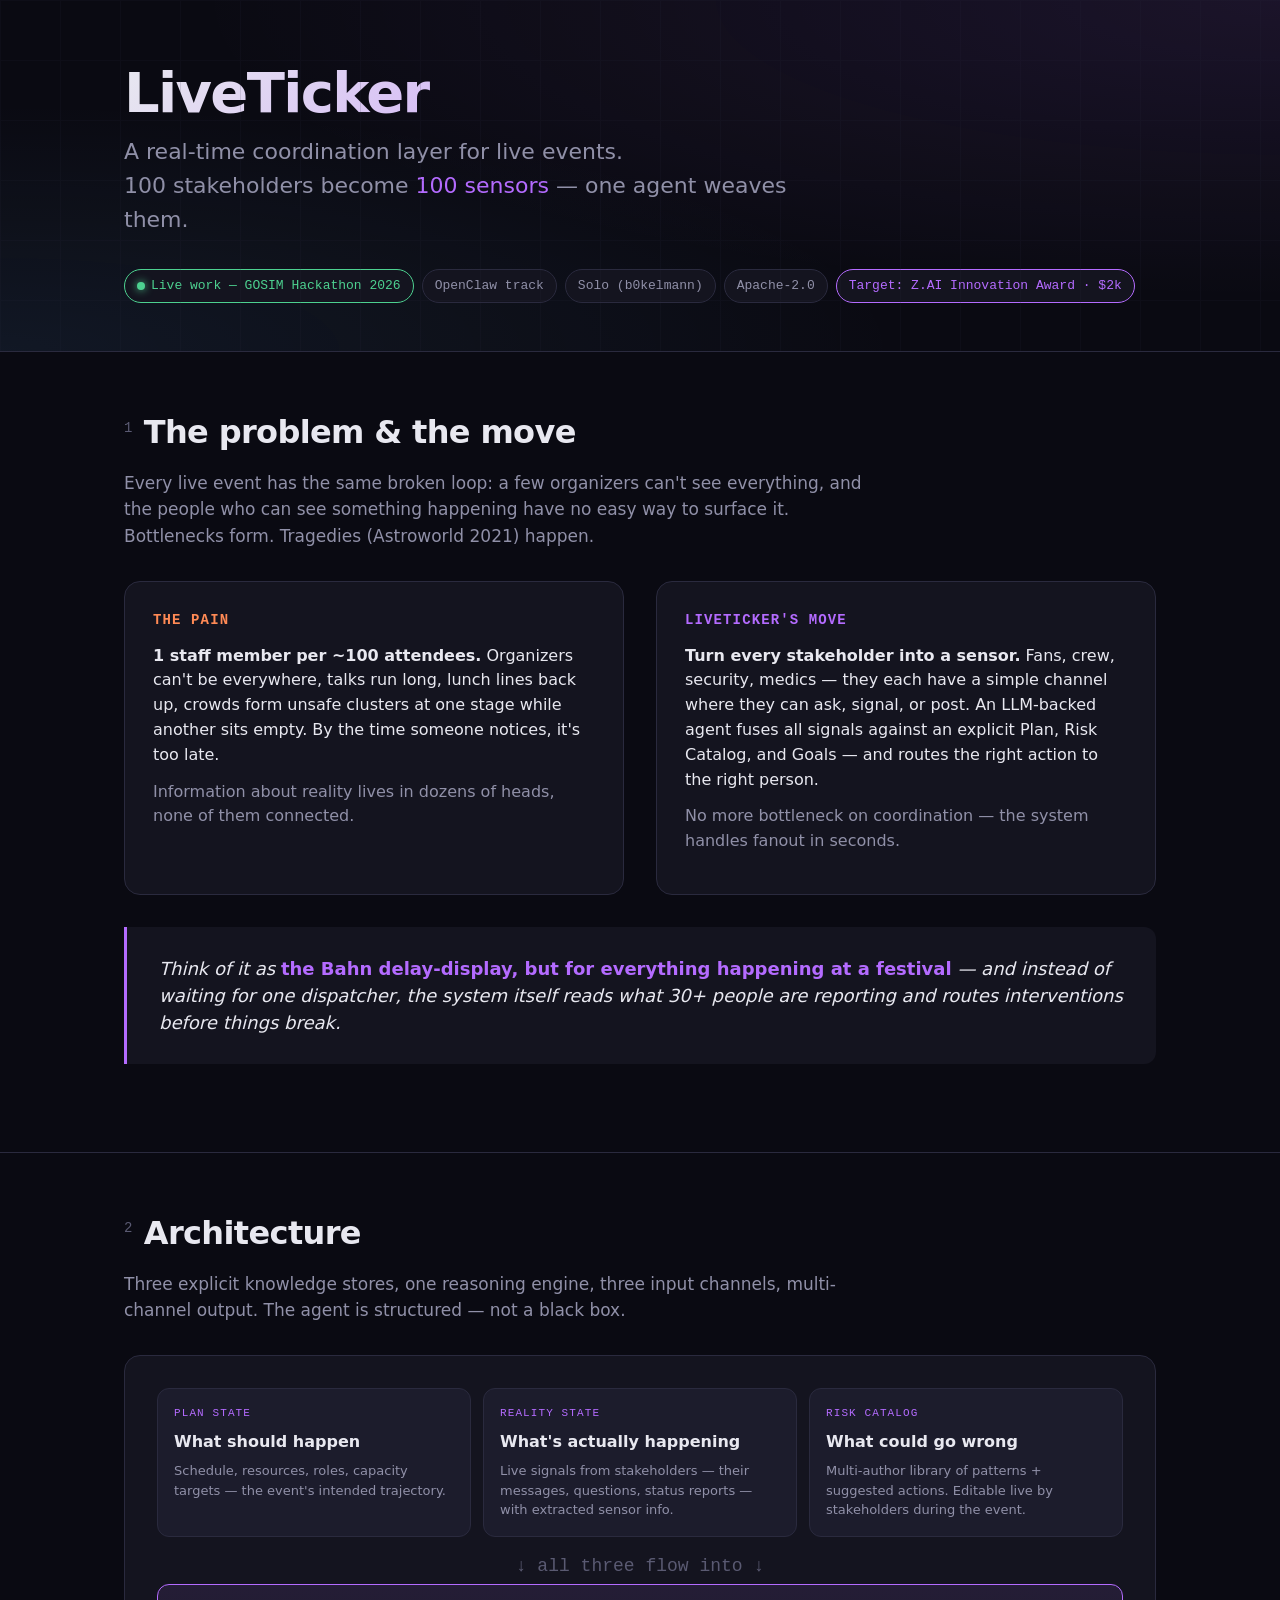
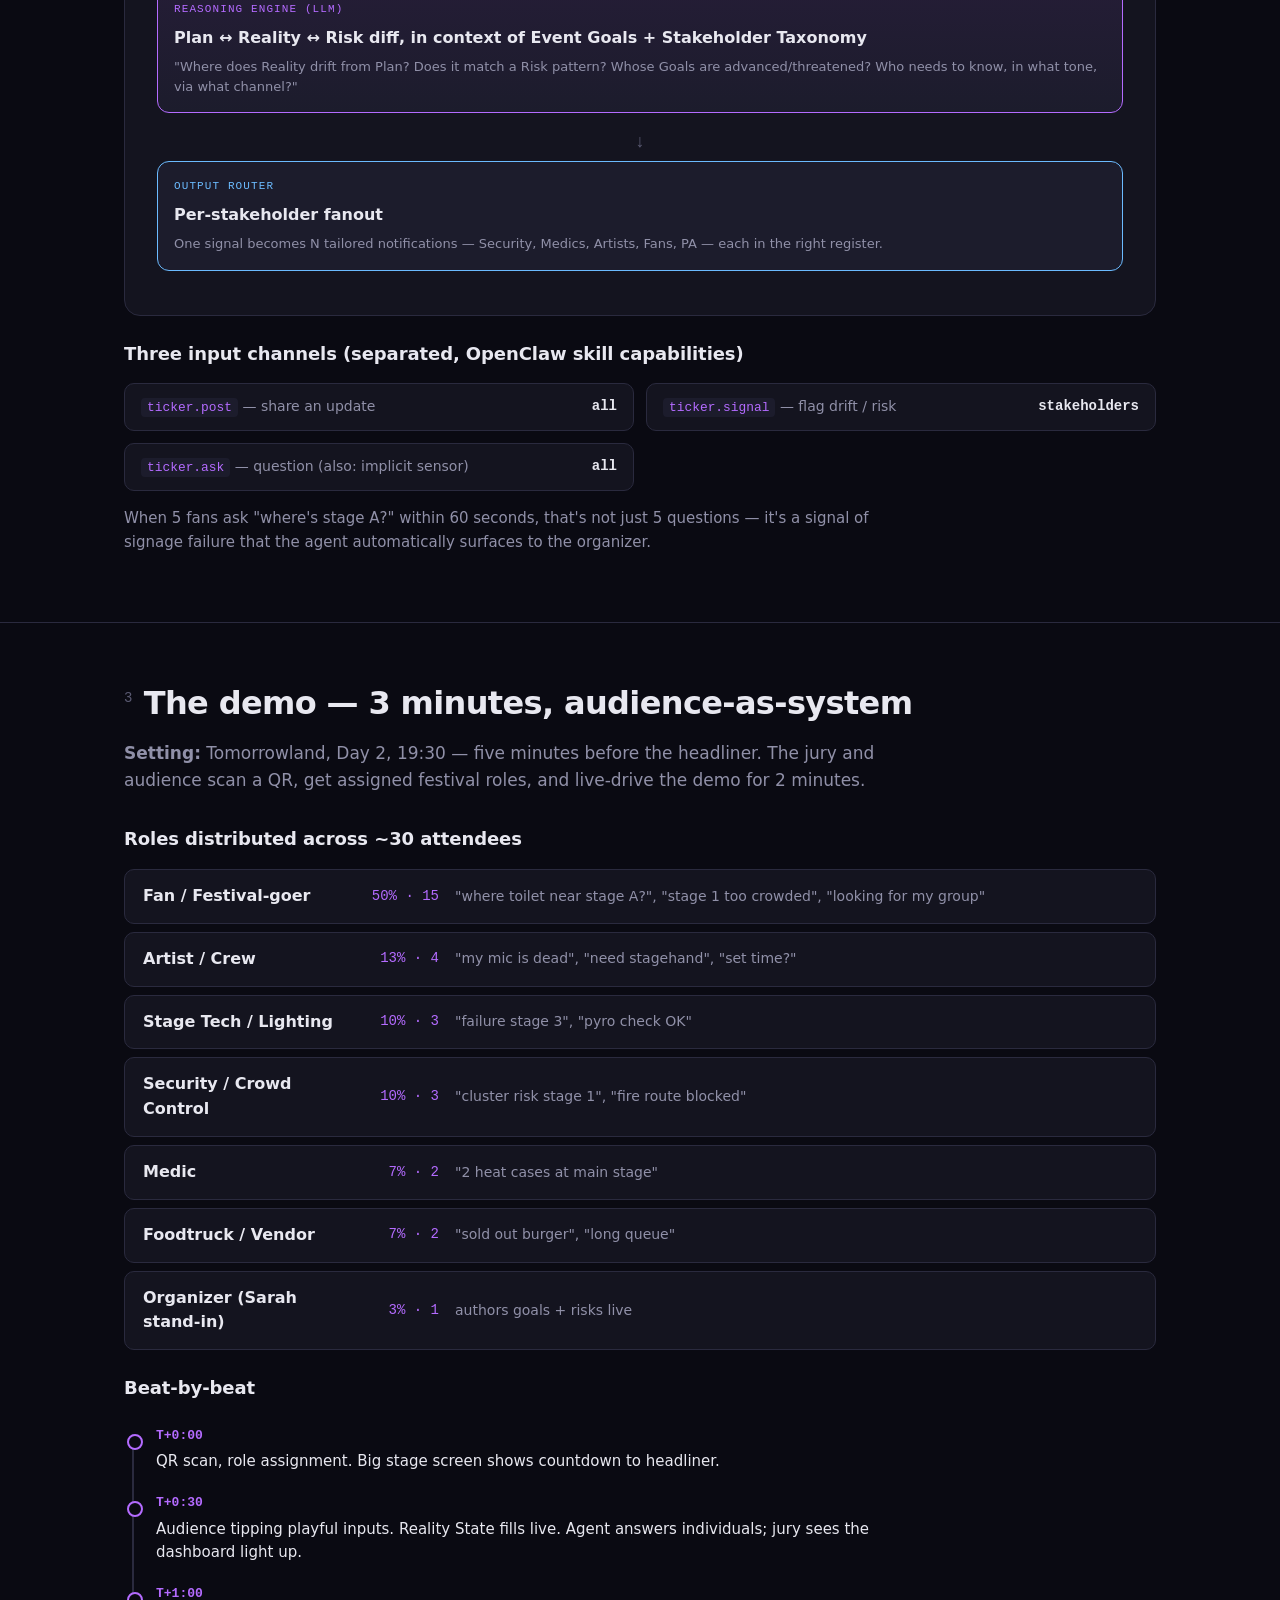
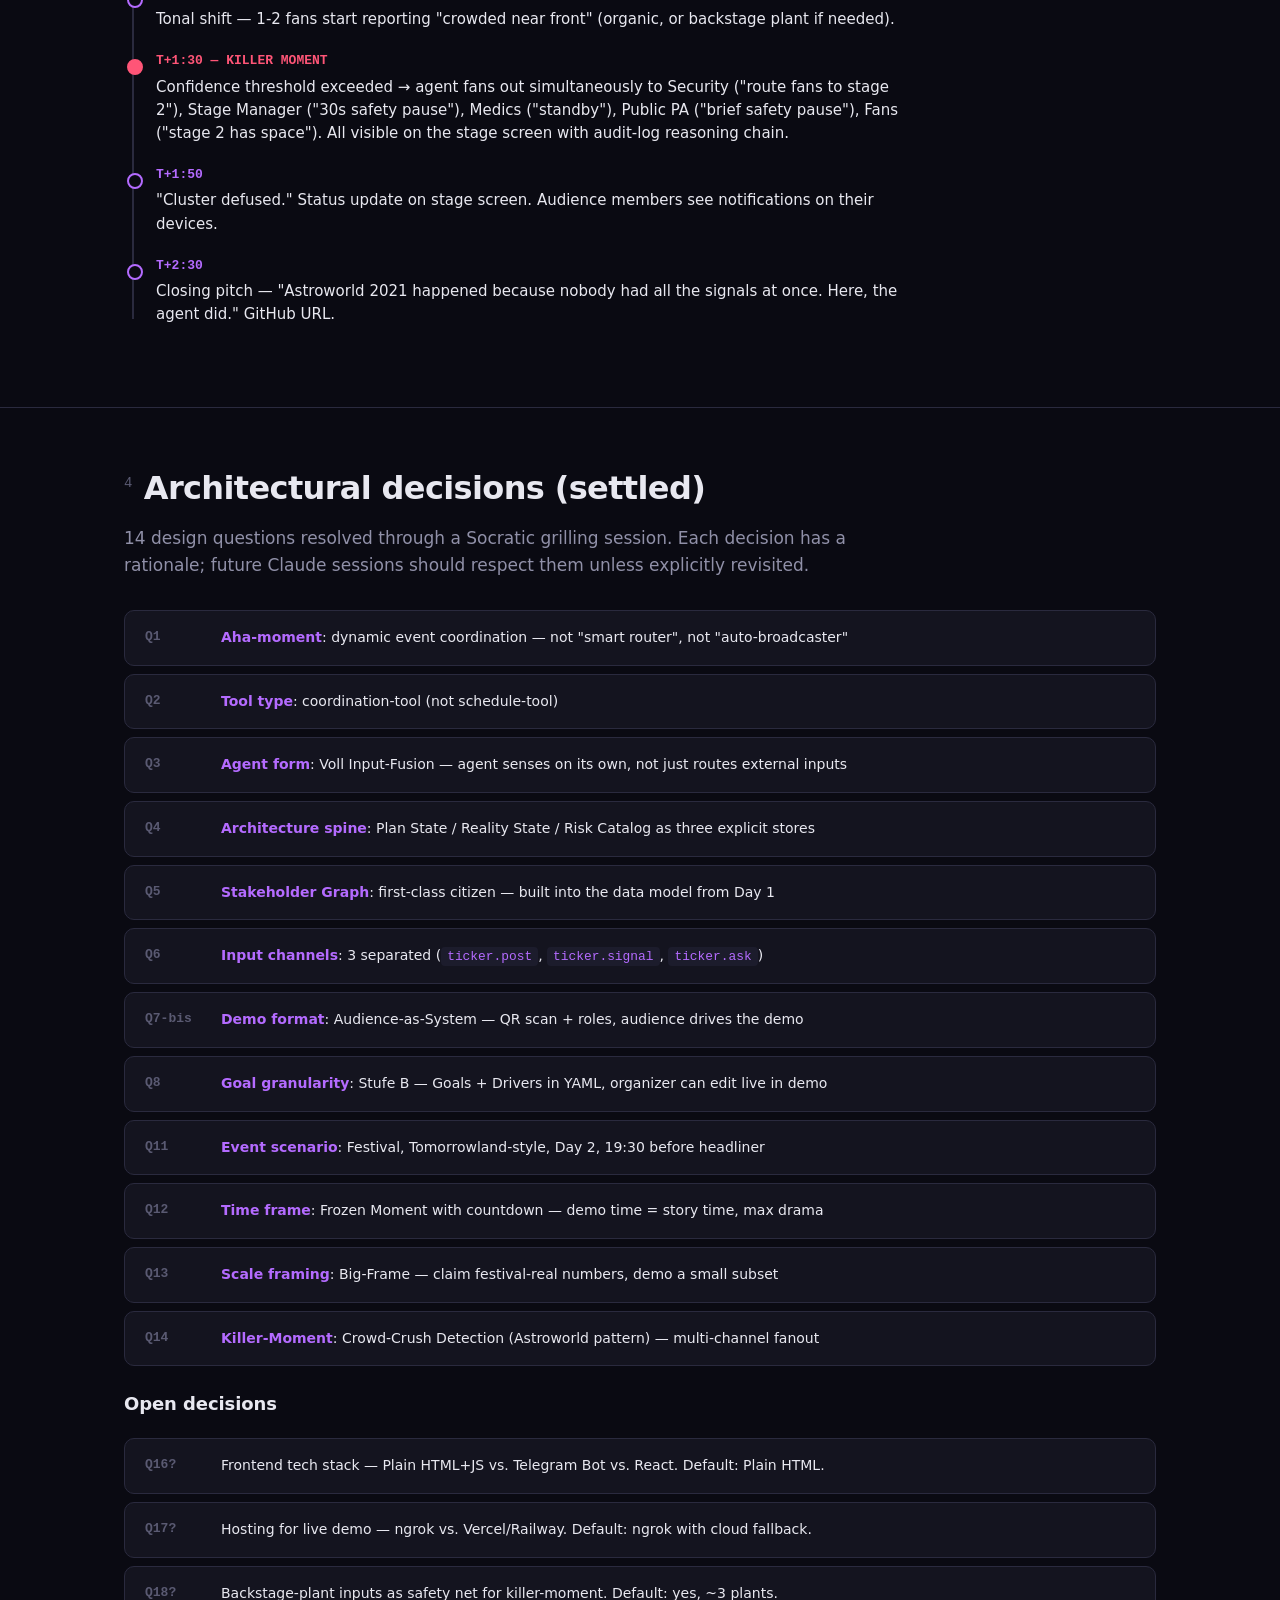
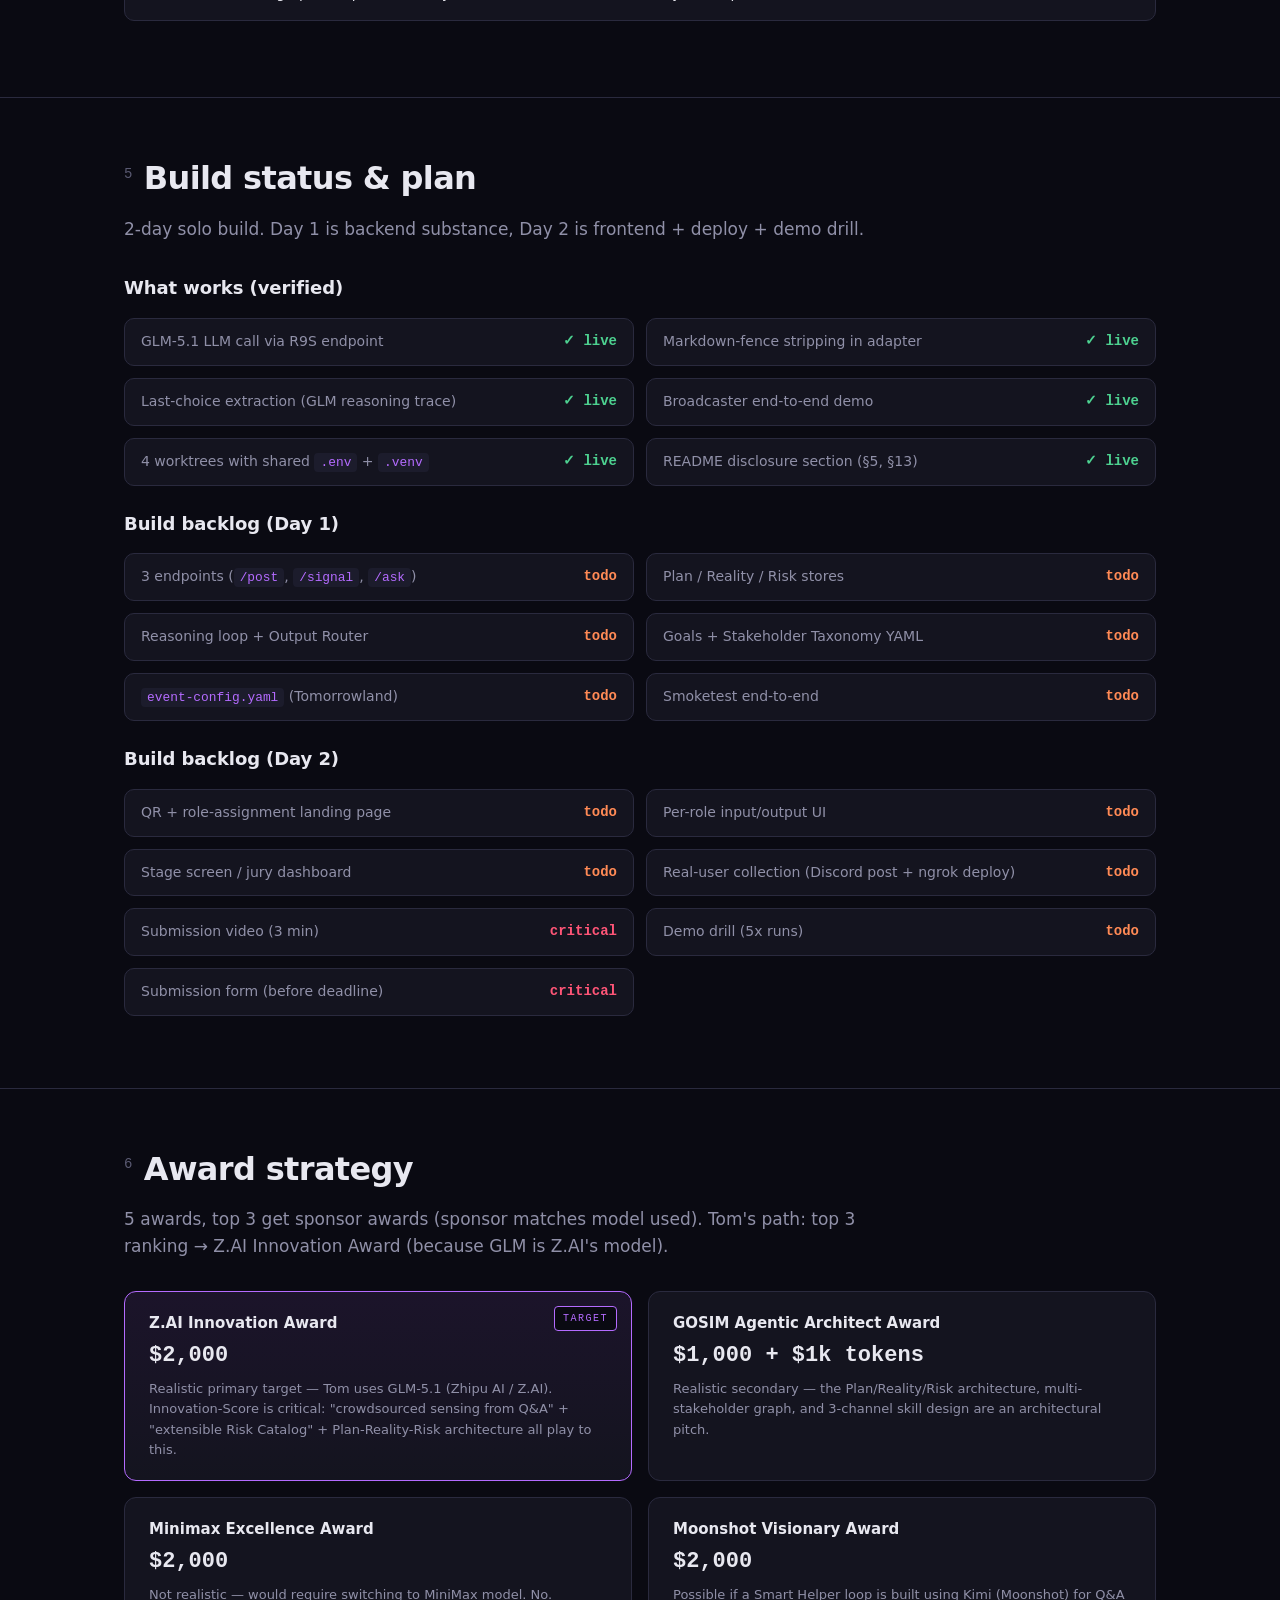
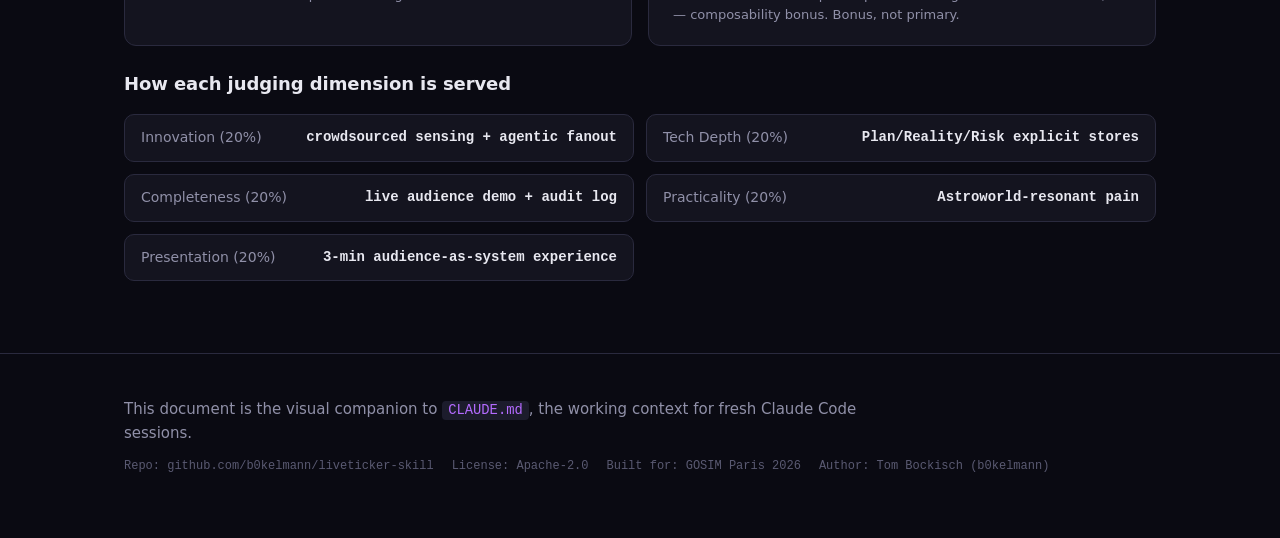
<file: docs/project-overview.html>
<!doctype html>
<html lang="en">
<head>
<meta charset="utf-8">
<meta name="viewport" content="width=device-width,initial-scale=1">
<title>LiveTicker — Project Overview</title>
<style>
:root {
  --bg: #0a0a12;
  --bg-elev: #14141f;
  --bg-elev2: #1c1c2c;
  --line: #2a2a3e;
  --ink: #e8e8f0;
  --ink-dim: #9090a8;
  --ink-mute: #5a5a72;
  --accent: #b46bff;
  --accent-2: #6bbbff;
  --warn: #ff8a55;
  --ok: #4dd190;
  --crit: #ff5577;
  --mono: ui-monospace, "SF Mono", "JetBrains Mono", Menlo, monospace;
}

* { box-sizing: border-box; margin: 0; padding: 0; }

html, body {
  background: var(--bg);
  color: var(--ink);
  font-family: -apple-system, BlinkMacSystemFont, "Inter", "Segoe UI", system-ui, sans-serif;
  font-size: 16px;
  line-height: 1.55;
  -webkit-font-smoothing: antialiased;
  text-rendering: optimizeLegibility;
}

a { color: var(--accent-2); text-decoration: none; border-bottom: 1px dotted currentColor; }
a:hover { color: var(--accent); border-bottom-style: solid; }

.wrap { max-width: 1080px; margin: 0 auto; padding: 0 24px; }

/* ===== HERO ===== */
.hero {
  border-bottom: 1px solid var(--line);
  background: radial-gradient(ellipse at top right, rgba(180,107,255,0.10), transparent 60%),
              radial-gradient(ellipse at bottom left, rgba(107,187,255,0.08), transparent 50%),
              var(--bg);
  padding: 64px 0 48px;
  position: relative;
  overflow: hidden;
}
.hero::before {
  content: "";
  position: absolute;
  inset: 0;
  background-image: linear-gradient(var(--line) 1px, transparent 1px),
                    linear-gradient(90deg, var(--line) 1px, transparent 1px);
  background-size: 60px 60px;
  opacity: 0.15;
  pointer-events: none;
}
.hero h1 {
  font-size: 56px;
  font-weight: 800;
  letter-spacing: -0.03em;
  line-height: 1.05;
  margin-bottom: 12px;
  background: linear-gradient(135deg, var(--ink), var(--accent));
  -webkit-background-clip: text;
  background-clip: text;
  -webkit-text-fill-color: transparent;
}
.hero .tag {
  font-size: 22px;
  color: var(--ink-dim);
  max-width: 720px;
  margin-bottom: 32px;
}
.hero .tag em { color: var(--accent); font-style: normal; }
.badges {
  display: flex; gap: 8px; flex-wrap: wrap;
  margin-top: 24px;
}
.badge {
  display: inline-flex;
  align-items: center;
  gap: 6px;
  padding: 6px 12px;
  border: 1px solid var(--line);
  border-radius: 100px;
  font-size: 13px;
  color: var(--ink-dim);
  background: var(--bg-elev);
  font-family: var(--mono);
}
.badge.live { border-color: var(--ok); color: var(--ok); }
.badge.live::before {
  content: "";
  width: 8px; height: 8px;
  background: var(--ok);
  border-radius: 50%;
  box-shadow: 0 0 8px var(--ok);
}
.badge.target { border-color: var(--accent); color: var(--accent); }

/* ===== SECTIONS ===== */
section { padding: 56px 0; border-bottom: 1px solid var(--line); }
section h2 {
  font-size: 32px;
  font-weight: 700;
  letter-spacing: -0.02em;
  margin-bottom: 8px;
}
section h2 .num {
  display: inline-block;
  font-family: var(--mono);
  font-size: 14px;
  color: var(--ink-mute);
  font-weight: 400;
  vertical-align: super;
  margin-right: 12px;
}
section .lede {
  font-size: 17px;
  color: var(--ink-dim);
  max-width: 760px;
  margin-bottom: 32px;
}
section h3 {
  font-size: 18px;
  font-weight: 600;
  letter-spacing: -0.005em;
  margin: 24px 0 8px;
  color: var(--ink);
}

p { margin: 12px 0; color: var(--ink); max-width: 760px; }
p.dim { color: var(--ink-dim); font-size: 15px; }

/* ===== PROBLEM/SOLUTION ===== */
.split {
  display: grid;
  grid-template-columns: 1fr 1fr;
  gap: 32px;
}
.split .card {
  background: var(--bg-elev);
  border: 1px solid var(--line);
  border-radius: 16px;
  padding: 28px;
}
.split .card h3 {
  margin-top: 0;
  display: flex;
  align-items: center;
  gap: 12px;
  font-size: 14px;
  font-family: var(--mono);
  text-transform: uppercase;
  letter-spacing: 0.08em;
  color: var(--ink-mute);
}
.split .card.problem h3 { color: var(--warn); }
.split .card.solution h3 { color: var(--accent); }
.split .card p { font-size: 16px; }

/* ===== ARCHITECTURE DIAGRAM ===== */
.arch {
  background: var(--bg-elev);
  border: 1px solid var(--line);
  border-radius: 16px;
  padding: 32px;
  margin: 24px 0;
}
.arch-row { display: grid; gap: 12px; margin-bottom: 12px; }
.arch-row.three { grid-template-columns: repeat(3, 1fr); }
.arch-block {
  background: var(--bg-elev2);
  border: 1px solid var(--line);
  border-radius: 12px;
  padding: 16px;
}
.arch-block .label {
  font-family: var(--mono);
  font-size: 11px;
  letter-spacing: 0.1em;
  text-transform: uppercase;
  color: var(--accent);
  margin-bottom: 8px;
}
.arch-block .name {
  font-size: 16px;
  font-weight: 600;
  margin-bottom: 6px;
}
.arch-block .desc {
  font-size: 13px;
  color: var(--ink-dim);
  line-height: 1.5;
}
.arch-arrow {
  text-align: center;
  font-family: var(--mono);
  color: var(--ink-mute);
  font-size: 18px;
  padding: 4px 0;
}
.arch-block.eng {
  border-color: var(--accent);
  background: linear-gradient(180deg, rgba(180,107,255,0.10), var(--bg-elev2));
}
.arch-block.eng .label { color: var(--accent); }
.arch-block.out {
  border-color: var(--accent-2);
}
.arch-block.out .label { color: var(--accent-2); }

/* ===== ROLES TABLE ===== */
.roles {
  display: grid;
  grid-template-columns: 1fr;
  gap: 8px;
  margin: 16px 0;
}
.role {
  display: grid;
  grid-template-columns: 200px 80px 1fr;
  gap: 16px;
  padding: 14px 18px;
  background: var(--bg-elev);
  border: 1px solid var(--line);
  border-radius: 10px;
  align-items: center;
}
.role .who { font-weight: 600; }
.role .pct {
  font-family: var(--mono);
  font-size: 14px;
  color: var(--accent);
  text-align: right;
}
.role .what {
  font-size: 14px;
  color: var(--ink-dim);
}

/* ===== TIMELINE ===== */
.timeline {
  position: relative;
  padding-left: 32px;
  margin: 24px 0;
}
.timeline::before {
  content: "";
  position: absolute;
  left: 8px;
  top: 8px;
  bottom: 8px;
  width: 2px;
  background: var(--line);
}
.beat {
  position: relative;
  margin-bottom: 20px;
}
.beat::before {
  content: "";
  position: absolute;
  left: -29px;
  top: 8px;
  width: 12px;
  height: 12px;
  border-radius: 50%;
  background: var(--bg);
  border: 2px solid var(--accent);
}
.beat.crit::before { border-color: var(--crit); background: var(--crit); }
.beat .t {
  font-family: var(--mono);
  font-size: 13px;
  color: var(--accent);
  font-weight: 600;
  margin-bottom: 4px;
}
.beat .desc { font-size: 15px; color: var(--ink); max-width: 760px; }
.beat.crit .t { color: var(--crit); }

/* ===== DECISIONS LIST ===== */
.decisions {
  display: grid;
  gap: 8px;
  margin: 20px 0;
}
.dec {
  display: grid;
  grid-template-columns: 60px 1fr;
  gap: 16px;
  padding: 16px 20px;
  background: var(--bg-elev);
  border: 1px solid var(--line);
  border-radius: 10px;
}
.dec .qnum {
  font-family: var(--mono);
  font-size: 13px;
  color: var(--ink-mute);
  font-weight: 600;
}
.dec .what { font-size: 14px; color: var(--ink); }
.dec .what strong { color: var(--accent); font-weight: 600; }

/* ===== AWARDS ===== */
.awards {
  display: grid;
  grid-template-columns: repeat(2, 1fr);
  gap: 16px;
  margin: 16px 0;
}
.award {
  padding: 20px 24px;
  background: var(--bg-elev);
  border: 1px solid var(--line);
  border-radius: 12px;
  position: relative;
}
.award.target {
  border-color: var(--accent);
  background: linear-gradient(180deg, rgba(180,107,255,0.10), var(--bg-elev));
}
.award.target::before {
  content: "TARGET";
  position: absolute;
  top: 14px;
  right: 14px;
  font-family: var(--mono);
  font-size: 10px;
  letter-spacing: 0.15em;
  color: var(--accent);
  background: var(--bg);
  padding: 4px 8px;
  border: 1px solid var(--accent);
  border-radius: 4px;
}
.award h4 {
  font-size: 15px;
  margin-bottom: 4px;
  font-weight: 600;
}
.award .amt {
  font-family: var(--mono);
  font-size: 22px;
  color: var(--ink);
  font-weight: 600;
  margin-bottom: 6px;
}
.award .why {
  font-size: 13px;
  color: var(--ink-dim);
}

/* ===== STATUS BAR ===== */
.status-grid {
  display: grid;
  grid-template-columns: repeat(2, 1fr);
  gap: 12px;
  margin: 16px 0;
}
.stat {
  display: grid;
  grid-template-columns: 1fr auto;
  gap: 12px;
  padding: 12px 16px;
  background: var(--bg-elev);
  border: 1px solid var(--line);
  border-radius: 10px;
  font-size: 14px;
}
.stat .name { color: var(--ink-dim); }
.stat .val { font-family: var(--mono); font-weight: 600; }
.stat .val.ok { color: var(--ok); }
.stat .val.todo { color: var(--warn); }
.stat .val.crit { color: var(--crit); }

/* ===== FOOTER ===== */
footer { padding: 32px 0 64px; }
footer .meta {
  font-family: var(--mono);
  font-size: 12px;
  color: var(--ink-mute);
  display: flex;
  gap: 18px;
  flex-wrap: wrap;
}

/* ===== PULL QUOTE ===== */
.pull {
  margin: 32px 0;
  padding: 28px 32px;
  background: var(--bg-elev);
  border-left: 3px solid var(--accent);
  border-radius: 0 12px 12px 0;
  font-size: 18px;
  color: var(--ink);
  font-style: italic;
  line-height: 1.5;
}
.pull strong { color: var(--accent); font-style: normal; }

/* ===== CODE ===== */
code {
  font-family: var(--mono);
  font-size: 0.92em;
  padding: 2px 6px;
  background: var(--bg-elev2);
  border-radius: 4px;
  color: var(--accent);
}

/* ===== RESPONSIVE ===== */
@media (max-width: 720px) {
  .hero h1 { font-size: 36px; }
  .hero .tag { font-size: 18px; }
  .split { grid-template-columns: 1fr; }
  .arch-row.three { grid-template-columns: 1fr; }
  .role { grid-template-columns: 1fr; gap: 4px; }
  .role .pct { text-align: left; }
  .awards { grid-template-columns: 1fr; }
  .status-grid { grid-template-columns: 1fr; }
  .dec { grid-template-columns: 1fr; gap: 4px; }
}
</style>
</head>
<body>

<div class="hero">
  <div class="wrap">
    <h1>LiveTicker</h1>
    <p class="tag">A real-time coordination layer for live events.<br>
    100 stakeholders become <em>100 sensors</em> — one agent weaves them.</p>
    <div class="badges">
      <span class="badge live">Live work — GOSIM Hackathon 2026</span>
      <span class="badge">OpenClaw track</span>
      <span class="badge">Solo (b0kelmann)</span>
      <span class="badge">Apache-2.0</span>
      <span class="badge target">Target: Z.AI Innovation Award · $2k</span>
    </div>
  </div>
</div>

<section>
  <div class="wrap">
    <h2><span class="num">1</span>The problem &amp; the move</h2>
    <p class="lede">Every live event has the same broken loop: a few organizers can't see everything, and the people who can see something happening have no easy way to surface it. Bottlenecks form. Tragedies (Astroworld 2021) happen.</p>

    <div class="split">
      <div class="card problem">
        <h3>The pain</h3>
        <p><strong>1 staff member per ~100 attendees.</strong> Organizers can't be everywhere, talks run long, lunch lines back up, crowds form unsafe clusters at one stage while another sits empty. By the time someone notices, it's too late.</p>
        <p class="dim">Information about reality lives in dozens of heads, none of them connected.</p>
      </div>
      <div class="card solution">
        <h3>LiveTicker's move</h3>
        <p><strong>Turn every stakeholder into a sensor.</strong> Fans, crew, security, medics — they each have a simple channel where they can ask, signal, or post. An LLM-backed agent fuses all signals against an explicit Plan, Risk Catalog, and Goals — and routes the right action to the right person.</p>
        <p class="dim">No more bottleneck on coordination — the system handles fanout in seconds.</p>
      </div>
    </div>

    <div class="pull">
      Think of it as <strong>the Bahn delay-display, but for everything happening at a festival</strong> — and instead of waiting for one dispatcher, the system itself reads what 30+ people are reporting and routes interventions before things break.
    </div>
  </div>
</section>

<section>
  <div class="wrap">
    <h2><span class="num">2</span>Architecture</h2>
    <p class="lede">Three explicit knowledge stores, one reasoning engine, three input channels, multi-channel output. The agent is structured — not a black box.</p>

    <div class="arch">
      <div class="arch-row three">
        <div class="arch-block">
          <div class="label">Plan State</div>
          <div class="name">What should happen</div>
          <div class="desc">Schedule, resources, roles, capacity targets — the event's intended trajectory.</div>
        </div>
        <div class="arch-block">
          <div class="label">Reality State</div>
          <div class="name">What's actually happening</div>
          <div class="desc">Live signals from stakeholders — their messages, questions, status reports — with extracted sensor info.</div>
        </div>
        <div class="arch-block">
          <div class="label">Risk Catalog</div>
          <div class="name">What could go wrong</div>
          <div class="desc">Multi-author library of patterns + suggested actions. Editable live by stakeholders during the event.</div>
        </div>
      </div>

      <div class="arch-arrow">↓ all three flow into ↓</div>

      <div class="arch-row">
        <div class="arch-block eng">
          <div class="label">Reasoning Engine (LLM)</div>
          <div class="name">Plan ↔ Reality ↔ Risk diff, in context of Event Goals + Stakeholder Taxonomy</div>
          <div class="desc">"Where does Reality drift from Plan? Does it match a Risk pattern? Whose Goals are advanced/threatened? Who needs to know, in what tone, via what channel?"</div>
        </div>
      </div>

      <div class="arch-arrow">↓</div>

      <div class="arch-row">
        <div class="arch-block out">
          <div class="label">Output Router</div>
          <div class="name">Per-stakeholder fanout</div>
          <div class="desc">One signal becomes N tailored notifications — Security, Medics, Artists, Fans, PA — each in the right register.</div>
        </div>
      </div>
    </div>

    <h3>Three input channels (separated, OpenClaw skill capabilities)</h3>
    <div class="status-grid">
      <div class="stat"><div class="name"><code>ticker.post</code> — share an update</div><div class="val">all</div></div>
      <div class="stat"><div class="name"><code>ticker.signal</code> — flag drift / risk</div><div class="val">stakeholders</div></div>
      <div class="stat"><div class="name"><code>ticker.ask</code> — question (also: implicit sensor)</div><div class="val">all</div></div>
    </div>
    <p class="dim">When 5 fans ask "where's stage A?" within 60 seconds, that's not just 5 questions — it's a signal of signage failure that the agent automatically surfaces to the organizer.</p>
  </div>
</section>

<section>
  <div class="wrap">
    <h2><span class="num">3</span>The demo — 3 minutes, audience-as-system</h2>
    <p class="lede"><strong>Setting:</strong> Tomorrowland, Day 2, 19:30 — five minutes before the headliner. The jury and audience scan a QR, get assigned festival roles, and live-drive the demo for 2 minutes.</p>

    <h3>Roles distributed across ~30 attendees</h3>
    <div class="roles">
      <div class="role"><div class="who">Fan / Festival-goer</div><div class="pct">50% · 15</div><div class="what">"where toilet near stage A?", "stage 1 too crowded", "looking for my group"</div></div>
      <div class="role"><div class="who">Artist / Crew</div><div class="pct">13% · 4</div><div class="what">"my mic is dead", "need stagehand", "set time?"</div></div>
      <div class="role"><div class="who">Stage Tech / Lighting</div><div class="pct">10% · 3</div><div class="what">"failure stage 3", "pyro check OK"</div></div>
      <div class="role"><div class="who">Security / Crowd Control</div><div class="pct">10% · 3</div><div class="what">"cluster risk stage 1", "fire route blocked"</div></div>
      <div class="role"><div class="who">Medic</div><div class="pct">7% · 2</div><div class="what">"2 heat cases at main stage"</div></div>
      <div class="role"><div class="who">Foodtruck / Vendor</div><div class="pct">7% · 2</div><div class="what">"sold out burger", "long queue"</div></div>
      <div class="role"><div class="who">Organizer (Sarah stand-in)</div><div class="pct">3% · 1</div><div class="what">authors goals + risks live</div></div>
    </div>

    <h3>Beat-by-beat</h3>
    <div class="timeline">
      <div class="beat">
        <div class="t">T+0:00</div>
        <div class="desc">QR scan, role assignment. Big stage screen shows countdown to headliner.</div>
      </div>
      <div class="beat">
        <div class="t">T+0:30</div>
        <div class="desc">Audience tipping playful inputs. Reality State fills live. Agent answers individuals; jury sees the dashboard light up.</div>
      </div>
      <div class="beat">
        <div class="t">T+1:00</div>
        <div class="desc">Tonal shift — 1-2 fans start reporting "crowded near front" (organic, or backstage plant if needed).</div>
      </div>
      <div class="beat crit">
        <div class="t">T+1:30 — KILLER MOMENT</div>
        <div class="desc">Confidence threshold exceeded → agent fans out simultaneously to Security ("route fans to stage 2"), Stage Manager ("30s safety pause"), Medics ("standby"), Public PA ("brief safety pause"), Fans ("stage 2 has space"). All visible on the stage screen with audit-log reasoning chain.</div>
      </div>
      <div class="beat">
        <div class="t">T+1:50</div>
        <div class="desc">"Cluster defused." Status update on stage screen. Audience members see notifications on their devices.</div>
      </div>
      <div class="beat">
        <div class="t">T+2:30</div>
        <div class="desc">Closing pitch — "Astroworld 2021 happened because nobody had all the signals at once. Here, the agent did." GitHub URL.</div>
      </div>
    </div>
  </div>
</section>

<section>
  <div class="wrap">
    <h2><span class="num">4</span>Architectural decisions (settled)</h2>
    <p class="lede">14 design questions resolved through a Socratic grilling session. Each decision has a rationale; future Claude sessions should respect them unless explicitly revisited.</p>

    <div class="decisions">
      <div class="dec"><div class="qnum">Q1</div><div class="what"><strong>Aha-moment</strong>: dynamic event coordination — not "smart router", not "auto-broadcaster"</div></div>
      <div class="dec"><div class="qnum">Q2</div><div class="what"><strong>Tool type</strong>: coordination-tool (not schedule-tool)</div></div>
      <div class="dec"><div class="qnum">Q3</div><div class="what"><strong>Agent form</strong>: Voll Input-Fusion — agent senses on its own, not just routes external inputs</div></div>
      <div class="dec"><div class="qnum">Q4</div><div class="what"><strong>Architecture spine</strong>: Plan State / Reality State / Risk Catalog as three explicit stores</div></div>
      <div class="dec"><div class="qnum">Q5</div><div class="what"><strong>Stakeholder Graph</strong>: first-class citizen — built into the data model from Day 1</div></div>
      <div class="dec"><div class="qnum">Q6</div><div class="what"><strong>Input channels</strong>: 3 separated (<code>ticker.post</code>, <code>ticker.signal</code>, <code>ticker.ask</code>)</div></div>
      <div class="dec"><div class="qnum">Q7-bis</div><div class="what"><strong>Demo format</strong>: Audience-as-System — QR scan + roles, audience drives the demo</div></div>
      <div class="dec"><div class="qnum">Q8</div><div class="what"><strong>Goal granularity</strong>: Stufe B — Goals + Drivers in YAML, organizer can edit live in demo</div></div>
      <div class="dec"><div class="qnum">Q11</div><div class="what"><strong>Event scenario</strong>: Festival, Tomorrowland-style, Day 2, 19:30 before headliner</div></div>
      <div class="dec"><div class="qnum">Q12</div><div class="what"><strong>Time frame</strong>: Frozen Moment with countdown — demo time = story time, max drama</div></div>
      <div class="dec"><div class="qnum">Q13</div><div class="what"><strong>Scale framing</strong>: Big-Frame — claim festival-real numbers, demo a small subset</div></div>
      <div class="dec"><div class="qnum">Q14</div><div class="what"><strong>Killer-Moment</strong>: Crowd-Crush Detection (Astroworld pattern) — multi-channel fanout</div></div>
    </div>

    <h3>Open decisions</h3>
    <div class="decisions">
      <div class="dec"><div class="qnum">Q16?</div><div class="what">Frontend tech stack — Plain HTML+JS vs. Telegram Bot vs. React. Default: Plain HTML.</div></div>
      <div class="dec"><div class="qnum">Q17?</div><div class="what">Hosting for live demo — ngrok vs. Vercel/Railway. Default: ngrok with cloud fallback.</div></div>
      <div class="dec"><div class="qnum">Q18?</div><div class="what">Backstage-plant inputs as safety net for killer-moment. Default: yes, ~3 plants.</div></div>
    </div>
  </div>
</section>

<section>
  <div class="wrap">
    <h2><span class="num">5</span>Build status &amp; plan</h2>
    <p class="lede">2-day solo build. Day 1 is backend substance, Day 2 is frontend + deploy + demo drill.</p>

    <h3>What works (verified)</h3>
    <div class="status-grid">
      <div class="stat"><div class="name">GLM-5.1 LLM call via R9S endpoint</div><div class="val ok">✓ live</div></div>
      <div class="stat"><div class="name">Markdown-fence stripping in adapter</div><div class="val ok">✓ live</div></div>
      <div class="stat"><div class="name">Last-choice extraction (GLM reasoning trace)</div><div class="val ok">✓ live</div></div>
      <div class="stat"><div class="name">Broadcaster end-to-end demo</div><div class="val ok">✓ live</div></div>
      <div class="stat"><div class="name">4 worktrees with shared <code>.env</code> + <code>.venv</code></div><div class="val ok">✓ live</div></div>
      <div class="stat"><div class="name">README disclosure section (§5, §13)</div><div class="val ok">✓ live</div></div>
    </div>

    <h3>Build backlog (Day 1)</h3>
    <div class="status-grid">
      <div class="stat"><div class="name">3 endpoints (<code>/post</code>, <code>/signal</code>, <code>/ask</code>)</div><div class="val todo">todo</div></div>
      <div class="stat"><div class="name">Plan / Reality / Risk stores</div><div class="val todo">todo</div></div>
      <div class="stat"><div class="name">Reasoning loop + Output Router</div><div class="val todo">todo</div></div>
      <div class="stat"><div class="name">Goals + Stakeholder Taxonomy YAML</div><div class="val todo">todo</div></div>
      <div class="stat"><div class="name"><code>event-config.yaml</code> (Tomorrowland)</div><div class="val todo">todo</div></div>
      <div class="stat"><div class="name">Smoketest end-to-end</div><div class="val todo">todo</div></div>
    </div>

    <h3>Build backlog (Day 2)</h3>
    <div class="status-grid">
      <div class="stat"><div class="name">QR + role-assignment landing page</div><div class="val todo">todo</div></div>
      <div class="stat"><div class="name">Per-role input/output UI</div><div class="val todo">todo</div></div>
      <div class="stat"><div class="name">Stage screen / jury dashboard</div><div class="val todo">todo</div></div>
      <div class="stat"><div class="name">Real-user collection (Discord post + ngrok deploy)</div><div class="val todo">todo</div></div>
      <div class="stat"><div class="name">Submission video (3 min)</div><div class="val crit">critical</div></div>
      <div class="stat"><div class="name">Demo drill (5x runs)</div><div class="val todo">todo</div></div>
      <div class="stat"><div class="name">Submission form (before deadline)</div><div class="val crit">critical</div></div>
    </div>
  </div>
</section>

<section>
  <div class="wrap">
    <h2><span class="num">6</span>Award strategy</h2>
    <p class="lede">5 awards, top 3 get sponsor awards (sponsor matches model used). Tom's path: top 3 ranking → Z.AI Innovation Award (because GLM is Z.AI's model).</p>

    <div class="awards">
      <div class="award target">
        <h4>Z.AI Innovation Award</h4>
        <div class="amt">$2,000</div>
        <div class="why">Realistic primary target — Tom uses GLM-5.1 (Zhipu AI / Z.AI). Innovation-Score is critical: "crowdsourced sensing from Q&amp;A" + "extensible Risk Catalog" + Plan-Reality-Risk architecture all play to this.</div>
      </div>
      <div class="award">
        <h4>GOSIM Agentic Architect Award</h4>
        <div class="amt">$1,000 + $1k tokens</div>
        <div class="why">Realistic secondary — the Plan/Reality/Risk architecture, multi-stakeholder graph, and 3-channel skill design are an architectural pitch.</div>
      </div>
      <div class="award">
        <h4>Minimax Excellence Award</h4>
        <div class="amt">$2,000</div>
        <div class="why">Not realistic — would require switching to MiniMax model. No.</div>
      </div>
      <div class="award">
        <h4>Moonshot Visionary Award</h4>
        <div class="amt">$2,000</div>
        <div class="why">Possible if a Smart Helper loop is built using Kimi (Moonshot) for Q&amp;A — composability bonus. Bonus, not primary.</div>
      </div>
    </div>

    <h3>How each judging dimension is served</h3>
    <div class="status-grid">
      <div class="stat"><div class="name">Innovation (20%)</div><div class="val">crowdsourced sensing + agentic fanout</div></div>
      <div class="stat"><div class="name">Tech Depth (20%)</div><div class="val">Plan/Reality/Risk explicit stores</div></div>
      <div class="stat"><div class="name">Completeness (20%)</div><div class="val">live audience demo + audit log</div></div>
      <div class="stat"><div class="name">Practicality (20%)</div><div class="val">Astroworld-resonant pain</div></div>
      <div class="stat"><div class="name">Presentation (20%)</div><div class="val">3-min audience-as-system experience</div></div>
    </div>
  </div>
</section>

<footer>
  <div class="wrap">
    <p class="dim">This document is the visual companion to <code>CLAUDE.md</code>, the working context for fresh Claude Code sessions.</p>
    <div class="meta">
      <span>Repo: github.com/b0kelmann/liveticker-skill</span>
      <span>License: Apache-2.0</span>
      <span>Built for: GOSIM Paris 2026</span>
      <span>Author: Tom Bockisch (b0kelmann)</span>
    </div>
  </div>
</footer>

</body>
</html>
</file>
